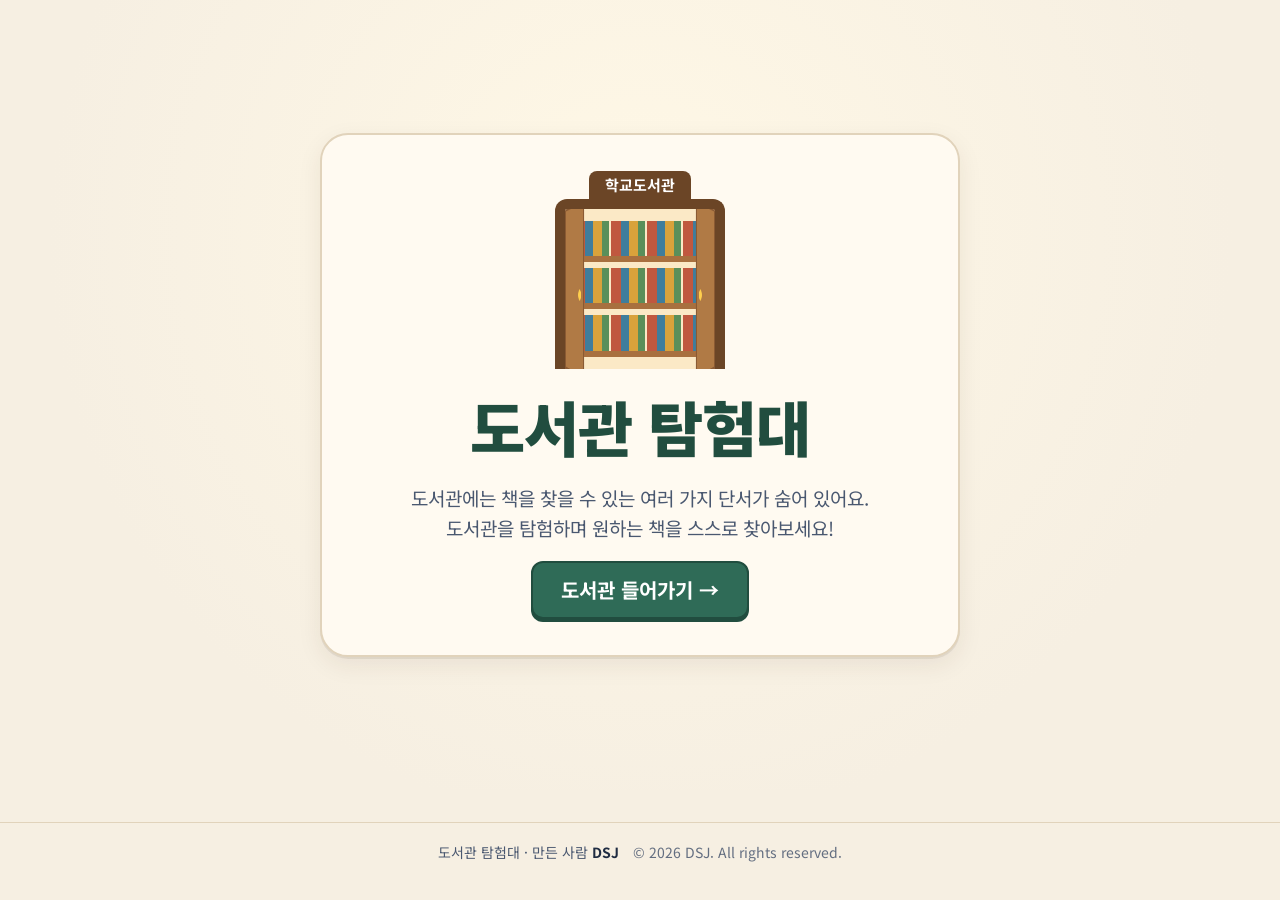
<file: index.html>
<!doctype html>
<html lang="ko">
<head>
  <meta charset="utf-8">
  <script>
    // 핸드폰에서는 컴퓨터와 같은 화면(가로 1280px)을 폰 화면 폭에 맞게 줄여서 보여 줘요.
    // 어떤 폰 브라우저(카카오톡 안 브라우저 등)는 처음 읽은 화면 설정만 쓰기 때문에, 처음부터 핸드폰용 설정을 넣어요.
    (function () {
      var PAGE = 1280;
      var small = Math.min(screen.width, screen.height) < 600;
      var touch = window.matchMedia && window.matchMedia('(pointer: coarse)').matches;
      var phone = small && touch;
      document.write('<meta name="viewport" id="vp" content="' + (phone ? 'width=' + PAGE : 'width=device-width, initial-scale=1') + '">');
      if (!phone) return;
      document.documentElement.className += ' phone';
      // 화면이 뜬 뒤 '실제로 보이는 폭'을 재서 딱 맞춰요.
      // (가로로 들면 카메라 구멍·버튼 막대 때문에 보이는 폭이 화면 크기보다 좁은 폰이 있어요)
      function refit() {
        var vv = window.visualViewport;
        if (!vv) return;
        var shown = vv.width * vv.scale;           // 지금 보이는 폭
        if (Math.abs(vv.width - PAGE) < 2) return;  // 이미 딱 맞아요
        var s = Math.min(1, shown / PAGE).toFixed(4);
        document.getElementById('vp').setAttribute('content', 'width=' + PAGE + ', initial-scale=' + s);
      }
      window.addEventListener('load', function () { setTimeout(refit, 50); });
      window.addEventListener('orientationchange', function () { setTimeout(refit, 300); });
    })();
  </script>
  <title>도서관 탐험대</title>
  <meta name="author" content="DSJ">
  <meta name="copyright" content="© 2026 DSJ. All rights reserved.">
  <meta name="description" content="가상의 학교도서관을 탐험하며 검색, 청구기호, 분류, 서가 탐색, 대출·반납을 익히는 도서관 이용교육 프로그램">
  <!-- 링크를 공유할 때 보이는 미리보기 (카카오톡·문자·SNS) -->
  <meta property="og:type" content="website">
  <meta property="og:site_name" content="도서관 탐험대">
  <meta property="og:title" content="도서관 탐험대 · 도서관 이용교육">
  <meta property="og:description" content="가상의 학교도서관을 돌아다니며 책 찾기부터 대출까지 직접 해 봐요! 도서 검색 · 청구기호 · 서가 찾기 · 대출·반납">
  <meta property="og:url" content="https://library-edu-lyart.vercel.app/">
  <meta property="og:image" content="https://library-edu-lyart.vercel.app/og.png">
  <meta property="og:image:width" content="2400">
  <meta property="og:image:height" content="1260">
  <meta property="og:image:alt" content="도서관 탐험대 - 입체로 그린 학교도서관과 KDC 분류 서가">
  <meta property="og:locale" content="ko_KR">
  <meta name="twitter:card" content="summary_large_image">
  <meta name="twitter:title" content="도서관 탐험대 · 도서관 이용교육">
  <meta name="twitter:description" content="가상의 학교도서관을 돌아다니며 책 찾기부터 대출까지 직접 해 봐요!">
  <meta name="twitter:image" content="https://library-edu-lyart.vercel.app/og.png">
  <link rel="preconnect" href="https://fonts.googleapis.com">
  <link rel="preconnect" href="https://fonts.gstatic.com" crossorigin>
  <link rel="stylesheet" href="https://fonts.googleapis.com/css2?family=Noto+Sans+KR:wght@400;500;700;900&display=swap">
  <link rel="stylesheet" href="css/style.css">
</head>
<body>
  <div id="app"></div>
  <footer class="site-footer">
    <span>도서관 탐험대 · 만든 사람 <b>DSJ</b></span>
    <span class="sf-copy">© 2026 DSJ. All rights reserved.</span>
  </footer>
  <div id="toast" role="status" aria-live="polite"></div>
  <div id="sr-live" class="sr" aria-live="polite"></div>
  <!-- 핸드폰을 세로로 들었을 때: 가로로 돌리라는 안내 -->
  <div class="rotate-hint" id="rotate-hint" role="dialog" aria-modal="true" aria-labelledby="rotate-h">
    <div class="rh-phone" aria-hidden="true"><span>📚</span></div>
    <h2 id="rotate-h">핸드폰을 가로로 돌려 주세요</h2>
    <p>도서관 탐험대는 가로 화면에서 컴퓨터처럼 볼 수 있어요.</p>
    <button type="button" class="btn primary big" id="rh-full">⛶ 전체 화면 가로로 보기</button>
    <button type="button" class="btn" id="rh-skip">세로로 계속하기</button>
    <p class="rh-note">화면이 돌아가지 않으면 핸드폰의 ‘화면 자동 회전’을 켜 주세요.</p>
  </div>
  <script>
    (function () {
      var hint = document.getElementById('rotate-hint');
      document.getElementById('rh-skip').onclick = function () { hint.classList.add('off'); };
      document.getElementById('rh-full').onclick = function () {
        var el = document.documentElement;
        var go = el.requestFullscreen || el.webkitRequestFullscreen;
        var p = go ? go.call(el) : null;
        var lock = function () { try { screen.orientation.lock('landscape').catch(function () {}); } catch (e) { /* 지원하지 않는 폰 */ } };
        if (p && p.then) p.then(lock).catch(function () {}); else lock();
      };
    })();
  </script>
  <noscript><p style="padding:24px;font-size:20px">도서관 탐험대를 이용하려면 브라우저에서 자바스크립트를 켜 주세요.</p></noscript>

  <!-- 콘텐츠 데이터 (교사가 수정할 수 있어요) -->
  <script src="data/classifications.js"></script>
  <script src="data/books.js"></script>
  <script src="data/missions.js"></script>
  <!-- 프로그램 -->
  <script src="js/app.js"></script>
</body>
</html>
</file>
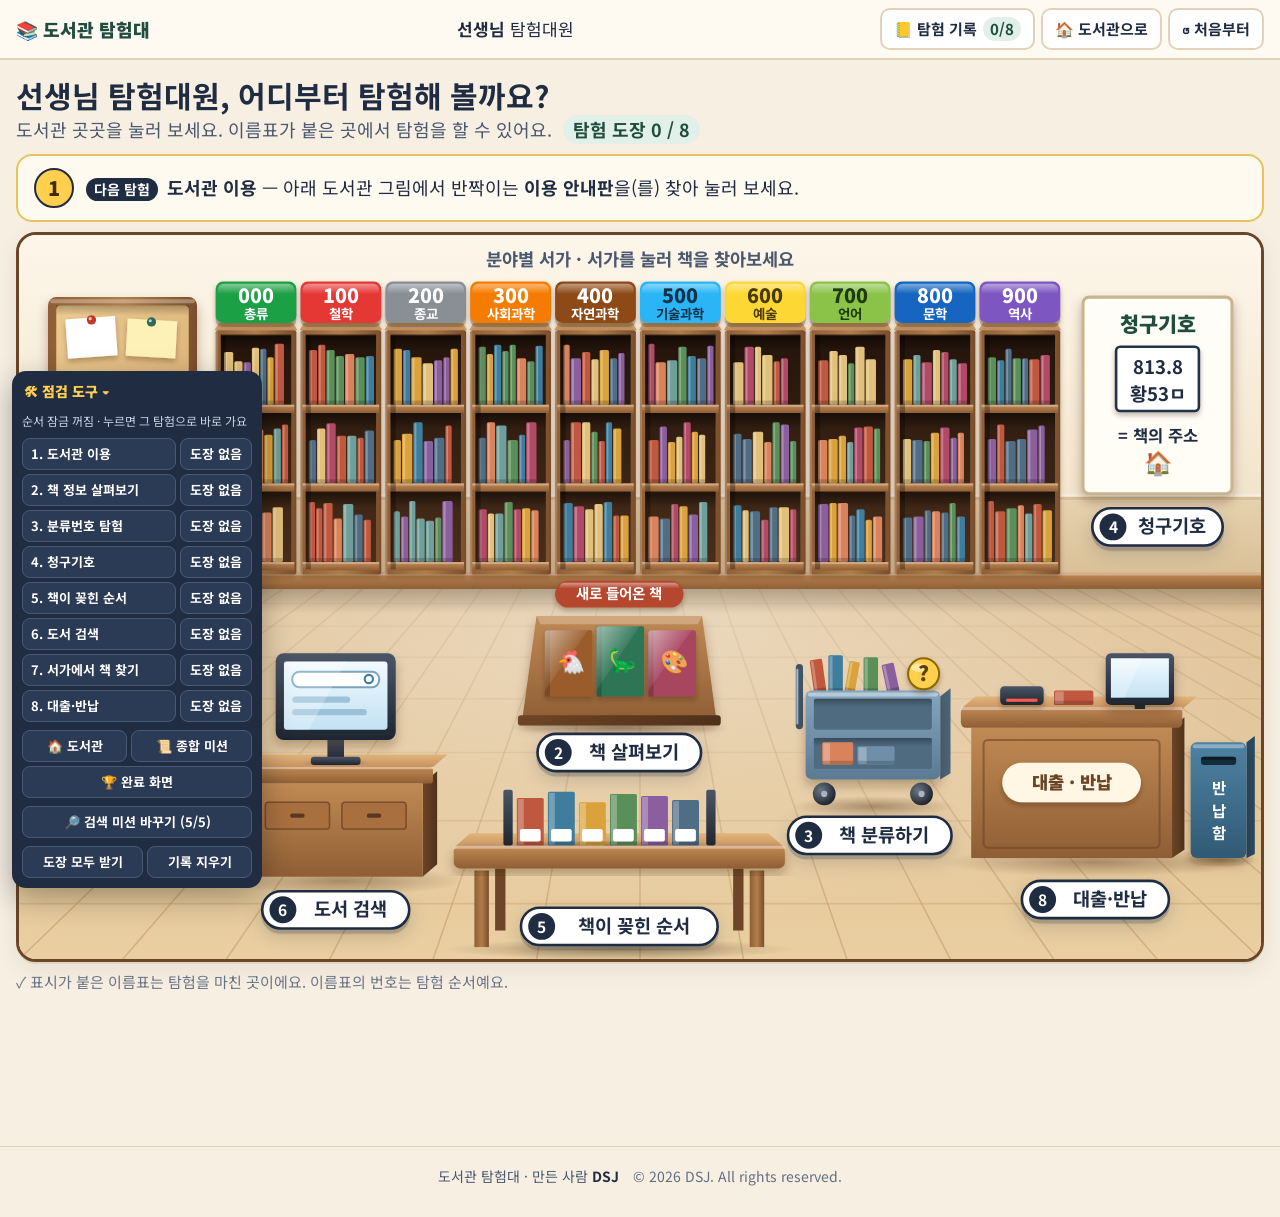
<file: 점검모드.html>
<!doctype html>
<html lang="ko">
<head>
  <meta charset="utf-8">
  <title>도서관 탐험대 · 점검 모드</title>
  <script>location.replace('index.html?teacher=1');</script>
</head>
<body>
  <!-- 교사·개발용: 순서 잠금 없이 어느 탐험이든 바로 열어 볼 수 있어요. 학생에게는 index.html을 주세요. -->
  <p><a href="index.html?teacher=1">도서관 탐험대 점검 모드로 열기</a></p>
</body>
</html>
</file>
<file: css/style.css>
/* 도서관 탐험대 — 스타일 */

:root {
  color-scheme: light;
  --ink: #1f2c42;
  --ink-soft: #4a5870;
  --muted: #6b7486;
  --bg: #f6efe2;
  --paper: #fffaf1;
  --card: #ffffff;
  --line: #e1d3bb;
  --wood: #9a6a3e;
  --wood-d: #6b4526;
  --accent: #2f6b57;
  --accent-d: #214d3f;
  --accent-soft: #e2f0ea;
  --sun: #ffcf4d;
  --sun-d: #b58800;
  --good: #2b7a4b;
  --good-soft: #e3f3e8;
  --try: #a4551a;
  --try-soft: #fdf0e3;
  --info-soft: #e8f0fb;
  --danger: #b03a2e;
  --radius: 16px;
  --shadow: 0 2px 0 rgba(60, 40, 20, .08), 0 8px 24px rgba(60, 40, 20, .08);
  --font: "Noto Sans KR", "Malgun Gothic", "Apple SD Gothic Neo", sans-serif;
}

* { box-sizing: border-box; }
html { -webkit-text-size-adjust: 100%; text-size-adjust: 100%; }
body {
  margin: 0;
  background: var(--bg);
  color: var(--ink);
  font-family: var(--font);
  font-size: 18px;
  line-height: 1.6;
  word-break: keep-all;
  overflow-wrap: anywhere;
}
body.modal-open { overflow: hidden; }
h1, h2, h3 { line-height: 1.3; margin: 0; }
p { margin: 0; }
button, input { font: inherit; color: inherit; }
button { cursor: pointer; }
[tabindex="-1"]:focus { outline: none; }
:focus-visible { outline: 4px solid #1d6fd6; outline-offset: 3px; }
.sr { position: absolute; width: 1px; height: 1px; overflow: hidden; clip: rect(0 0 0 0); white-space: nowrap; }
.muted { color: var(--muted); font-size: 16px; }
.row { display: flex; flex-wrap: wrap; gap: 10px; align-items: center; margin-top: 14px; }
.row.center { justify-content: center; }
.empty { color: var(--muted); font-size: 16px; padding: 8px 0; }
.how { color: var(--ink-soft); font-size: 16px; }

/* ---------- 버튼 ---------- */
.btn {
  display: inline-flex; align-items: center; justify-content: center; gap: 6px;
  min-height: 48px; padding: 8px 18px;
  border: 2px solid var(--ink); border-radius: 12px;
  background: var(--card); font-weight: 700; font-size: 17px;
  box-shadow: 0 3px 0 var(--ink);
  transition: transform .08s, box-shadow .08s, background .15s;
}
.btn:hover { background: #fff6dc; }
.btn:active { transform: translateY(2px); box-shadow: 0 1px 0 var(--ink); }
.btn.primary { background: var(--accent); border-color: var(--accent-d); color: #fff; box-shadow: 0 3px 0 var(--accent-d); }
.btn.primary:hover { background: #377a64; }
.btn.danger { background: var(--danger); border-color: #7d261d; color: #fff; box-shadow: 0 3px 0 #7d261d; }
.btn.big { min-height: 58px; padding: 10px 28px; font-size: 20px; }

/* ---------- 상단 표시줄 ---------- */
.topbar {
  position: sticky; top: 0; z-index: 30;
  display: flex; align-items: center; gap: 12px; flex-wrap: wrap;
  padding: 8px 16px;
  background: var(--paper); border-bottom: 2px solid var(--line);
}
.tb-brand { font-weight: 900; font-size: 18px; color: var(--accent-d); }
.tb-name { flex: 1; text-align: center; font-size: 17px; }
.tb-actions { display: flex; flex-wrap: wrap; gap: 6px; justify-content: flex-end; }
.tb-btn {
  min-height: 42px; padding: 4px 12px;
  border: 2px solid var(--line); border-radius: 10px; background: var(--card);
  font-size: 15px; font-weight: 700;
}
.tb-btn:hover { border-color: var(--ink-soft); }
.tb-btn .count { display: inline-block; margin-left: 2px; padding: 0 7px; border-radius: 99px; background: var(--accent-soft); color: var(--accent-d); }
.tb-btn.memo { background: #fff6cf; border-color: #e6cf7a; font-variant-numeric: tabular-nums; }

/* ---------- 시작 화면 ---------- */
.start { min-height: calc(100vh - 110px); display: grid; place-items: center; padding: 24px 16px; background: radial-gradient(circle at 50% 30%, #fff8e6, var(--bg) 70%); }
.start-card {
  width: min(640px, 100%); text-align: center;
  background: var(--paper); border: 2px solid var(--line); border-radius: 28px;
  padding: 36px 28px; box-shadow: var(--shadow);
  display: flex; flex-direction: column; align-items: center; gap: 18px;
}
.title { font-size: clamp(40px, 8vw, 60px); font-weight: 900; color: var(--accent-d); letter-spacing: -1px; }
.start-text { font-size: 19px; color: var(--ink-soft); }
.door-scene { display: flex; flex-direction: column; align-items: center; }
.door-sign { background: var(--wood-d); color: #fff; font-weight: 700; font-size: 15px; padding: 2px 16px; border-radius: 8px 8px 0 0; }
.door-frame {
  position: relative; width: 170px; height: 170px;
  border: 10px solid var(--wood-d); border-bottom: 0; border-radius: 12px 12px 0 0;
  perspective: 600px; overflow: hidden; background: #fbe9c6;
}
.door-inside { position: absolute; inset: 0; display: grid; grid-template-rows: repeat(3, 1fr); gap: 6px; padding: 12px 10px; }
.door-inside span {
  border-bottom: 6px solid #a8703f;
  background: repeating-linear-gradient(90deg, #c0583f 0 10px, #3f7d9c 10px 18px, #d9a23b 18px 27px, #5a8f5a 27px 34px, #fbe9c6 34px 36px);
}
.door { position: absolute; top: 0; bottom: 0; width: 50%; background: #b07a45; border: 3px solid #8a5a33; transition: transform .6s ease; }
.door.l { left: 0; transform-origin: left center; }
.door.r { right: 0; transform-origin: right center; }
.door i { position: absolute; top: 50%; width: 10px; height: 10px; border-radius: 50%; background: var(--sun); }
.door.l i { right: 8px; } .door.r i { left: 8px; }
.start-card:hover .door.l, .start-card:focus-within .door.l { transform: rotateY(-70deg); }
.start-card:hover .door.r, .start-card:focus-within .door.r { transform: rotateY(70deg); }

.register h1 { font-size: 26px; }
.badge-art { width: 84px; height: 84px; border-radius: 50%; background: var(--accent-soft); border: 3px dashed var(--accent); display: grid; place-items: center; font-size: 40px; }
.reg-label { font-size: 20px; font-weight: 700; }
.name-input { width: min(320px, 100%); min-height: 60px; padding: 8px 16px; text-align: center; font-size: 24px; font-weight: 700; border: 3px solid var(--ink); border-radius: 14px; background: #fff; }
.reg-note { font-size: 15px; color: var(--muted); }
.field-error { color: var(--try); font-weight: 700; }

/* ---------- 도서관 메인 ---------- */
.lib { max-width: 1280px; margin: 0 auto; padding: 16px 16px 120px; }
.lib-intro { margin-bottom: 10px; }
.lib-intro h1 { font-size: clamp(22px, 3vw, 30px); }
.lib-intro p { color: var(--ink-soft); }
.stamp-count { display: inline-block; margin-left: 6px; padding: 0 10px; border-radius: 99px; background: var(--accent-soft); color: var(--accent-d); font-weight: 700; }
.scene-wrap { background: var(--paper); border: 3px solid var(--wood-d); border-radius: 20px; overflow: hidden; box-shadow: var(--shadow); }
svg.library { display: block; width: 100%; height: auto; }
.scene-legend { margin-top: 8px; font-size: 15px; color: var(--muted); }

.hot { cursor: pointer; }
.hot:focus { outline: none; }
.hot .hl { fill: rgba(255, 207, 77, .22); stroke: var(--sun-d); stroke-width: 4; stroke-dasharray: 10 7; opacity: 0; transition: opacity .15s; }
.hot:hover .hl, .hot:focus-visible .hl { opacity: 1; }
.hot:focus-visible .hl { stroke: #1d6fd6; stroke-dasharray: none; }
.tag rect { fill: #fff; stroke: var(--ink); stroke-width: 2.5; filter: drop-shadow(0 4px 0 rgba(31, 44, 66, .22)) drop-shadow(0 6px 8px rgba(31, 44, 66, .18)); }.tag text { font-size: 18px; font-weight: 700; fill: var(--ink); font-family: var(--font); }
.hot:hover .tag rect, .hot:focus-visible .tag rect { fill: var(--sun); }
.hot.is-done .tag rect { fill: var(--good-soft); stroke: var(--good); }
.hot.is-done .tag text { fill: #1a5533; }
.hot.is-done:hover .tag rect { fill: var(--sun); }
.hot.shelf:hover > rect:not(.hl) { filter: brightness(1.08); }
.s-num { font-size: 19px; font-weight: 900; fill: #fff; text-anchor: middle; font-family: var(--font); }
.s-name { font-size: 13px; font-weight: 700; fill: #fff; text-anchor: middle; font-family: var(--font); }
.svg-caption { font-size: 17px; font-weight: 700; fill: var(--ink-soft); font-family: var(--font); }
.svg-small { font-size: 16px; font-weight: 700; fill: var(--ink); font-family: var(--font); }
.svg-emoji { font-size: 38px; }
.svg-emoji-s { font-size: 22px; }
.svg-poster-h { font-size: 20px; font-weight: 900; fill: var(--accent-d); font-family: var(--font); }
.svg-label { font-size: 18px; font-weight: 700; fill: var(--ink); font-family: var(--font); }
.svg-board-h { font-size: 17px; font-weight: 700; fill: #fff; font-family: var(--font); }
.svg-board { font-size: 15px; fill: #fff; font-family: var(--font); }
.svg-plate { font-size: 14px; font-weight: 700; fill: #fff; font-family: var(--font); }
.svg-plate-d { font-size: 17px; font-weight: 900; fill: var(--wood-d); font-family: var(--font); }
.svg-box { font-size: 15px; font-weight: 700; fill: #fff; font-family: var(--font); }
.svg-q { font-size: 20px; font-weight: 900; fill: #5a4300; font-family: var(--font); }
.hot.glow .hl { opacity: 1; animation: glow 1.6s ease-in-out infinite; }
.pulse { animation: bob 1.6s ease-in-out infinite; transform-box: fill-box; transform-origin: center; }
@keyframes glow { 50% { fill: rgba(255, 207, 77, .5); } }
@keyframes bob { 50% { transform: translateY(-5px); } }

.place-list { display: none; }

.banner {
  display: flex; align-items: center; gap: 12px; flex-wrap: wrap;
  padding: 12px 16px; margin: 10px 0; border-radius: var(--radius);
  background: var(--info-soft); border: 2px solid #b9cde9;
}
.banner > span { font-size: 28px; }
.banner p { flex: 1; min-width: 200px; }
.banner.good { background: var(--good-soft); border-color: #9fcfb1; }
.glow-banner { background: #fff4cc; border-color: #e6c35c; }
.next-banner { background: #fffaf0; border-color: #e6c35c; }
.next-num { flex: none; width: 40px; height: 40px; border-radius: 50%; background: var(--sun); color: #3d2c00; font-weight: 900; font-size: 20px !important; display: grid; place-items: center; border: 2px solid var(--ink); }
.next-label { display: inline-block; padding: 0 8px; border-radius: 99px; background: var(--ink); color: #fff; font-size: 14px; font-weight: 700; margin-right: 4px; }
.tag-num { fill: var(--ink); }
.tag-num-t { font-size: 15px !important; font-weight: 900; fill: #fff !important; }
.hot.is-done .tag-num { fill: var(--good); }
.hot.is-next .tag rect:first-child { fill: var(--sun); stroke-width: 3; }
.hot.is-next .tag-num { fill: #7a4b00; }

/* ---------- 활동 화면 공통 ---------- */
.act { max-width: 1180px; margin: 0 auto; padding: 18px 16px 140px; }
.act-head { display: flex; gap: 16px; align-items: flex-start; justify-content: space-between; flex-wrap: wrap; margin-bottom: 16px; }
.act-title { flex: 1 1 420px; }
.place { font-size: 16px; font-weight: 700; color: var(--accent); }
.act-head h1 { font-size: clamp(26px, 3.2vw, 34px); display: flex; align-items: center; flex-wrap: wrap; gap: 8px; }
.lead { margin-top: 6px; color: var(--ink-soft); font-size: 18px; }
.done-badge { font-size: 15px; font-weight: 700; padding: 2px 10px; border-radius: 99px; background: var(--good-soft); color: #1a5533; border: 2px solid var(--good); }
.act-foot { display: flex; justify-content: center; margin-top: 20px; gap: 10px; flex-wrap: wrap; }

.hint-area { flex: 0 1 380px; display: flex; flex-direction: column; align-items: flex-end; gap: 8px; }
.side .hint-area { flex: none; align-items: stretch; }
.hint-btn { background: #fff6cf; border-color: #8a6a00; box-shadow: 0 3px 0 #8a6a00; }
.hint-box {
  width: 100%; padding: 12px 14px; border-radius: 12px;
  background: #fffbe8; border: 2px dashed #d6b441; font-size: 17px;
  display: flex; flex-direction: column; gap: 2px;
}
.hint-box strong { color: #7a5c00; font-size: 15px; }
.side .hint-area, .tracker .hint-area { align-items: stretch; }

.mission-card, .memo-card, .target-card, .rules-card, .tracker {
  background: var(--card); border: 2px solid var(--line); border-radius: var(--radius);
  padding: 14px 16px; box-shadow: var(--shadow);
}
.mc-label { font-size: 15px; font-weight: 700; color: var(--accent); margin-bottom: 4px; }
.mission-card h2 { font-size: 21px; margin-bottom: 8px; }
.mission-card.calm { background: var(--paper); box-shadow: none; }
.steps { list-style: none; padding: 0; margin: 0; display: grid; gap: 6px; }
.steps li { display: flex; gap: 8px; align-items: flex-start; font-size: 16px; }
.steps li > span { flex: none; width: 26px; height: 26px; border-radius: 50%; display: grid; place-items: center; background: var(--bg); font-size: 14px; font-weight: 700; border: 2px solid var(--line); }
.steps li.done { color: var(--good); }
.steps li.done > span { background: var(--good); color: #fff; border-color: var(--good); }
.memo-card { background: #fffbe0; border-color: #e6cf7a; }
.memo-call, .callno { font-weight: 900; font-variant-numeric: tabular-nums; }
.memo-call { font-size: 26px; }
.callno { display: inline-block; padding: 0 8px; border-radius: 6px; background: #fff; border: 2px solid var(--ink); }
.callno.big { font-size: 24px; padding: 2px 12px; }
.memo-inline { margin-top: 6px; }
.rules-card ul { margin: 4px 0 8px; padding-left: 20px; font-size: 16px; }
.side { display: flex; flex-direction: column; gap: 14px; }

.tracker { border-color: #e6c35c; background: #fffaf0; margin-bottom: 14px; }
.tr-head { font-weight: 900; color: #7a4b00; display: flex; flex-wrap: wrap; gap: 4px 10px; align-items: baseline; }
.tr-head span:last-child { font-weight: 700; color: var(--ink); font-size: 16px; }
.tr-steps { list-style: none; margin: 8px 0; padding: 0; display: grid; gap: 4px; font-size: 16px; }
.tr-steps li { display: flex; gap: 8px; color: var(--muted); }
.tr-steps li.done { color: var(--good); }
.tr-steps li.now { color: var(--ink); font-weight: 700; }
.tr-mark { width: 20px; flex: none; text-align: center; }
.lib .tracker { display: flex; flex-wrap: wrap; gap: 6px 24px; align-items: flex-start; }
.lib .tracker .tr-steps { flex: 1 1 360px; margin: 0; }
.lib .tracker .tr-head { flex-basis: 100%; }

/* 안내 메시지 (화면 아래) */
.msg-dock { position: fixed; left: 0; right: 0; bottom: 14px; z-index: 40; display: flex; justify-content: center; padding: 0 16px; pointer-events: none; }
.msg {
  pointer-events: auto; width: min(760px, 100%);
  display: flex; gap: 12px; align-items: center;
  padding: 12px 12px 12px 16px; border-radius: 16px; border: 3px solid;
  box-shadow: 0 10px 30px rgba(0, 0, 0, .18); font-size: 18px; font-weight: 500;
  animation: rise .25s ease-out;
}
.msg p { flex: 1; }
.msg-icon { font-size: 24px; flex: none; }
.msg.good { background: var(--good-soft); border-color: var(--good); }
.msg.try { background: var(--try-soft); border-color: var(--try); }
.msg.info { background: var(--info-soft); border-color: #5b86c5; }
.msg-close { flex: none; width: 40px; height: 40px; border-radius: 10px; border: 2px solid rgba(0, 0, 0, .2); background: rgba(255, 255, 255, .7); font-weight: 700; }
@keyframes rise { from { transform: translateY(16px); opacity: 0; } }

/* 성공 패널 & 도장 */
.success {
  display: flex; gap: 20px; align-items: center; flex-wrap: wrap;
  padding: 18px 20px; margin-bottom: 18px; border-radius: 20px;
  background: var(--good-soft); border: 3px solid var(--good);
}
.success-body { flex: 1 1 320px; }
.success h2 { font-size: 26px; color: #1a5533; margin-bottom: 4px; }
.stamp {
  flex: none; width: 92px; height: 92px; border-radius: 50%;
  border: 4px double #b03a2e; color: #b03a2e; background: #fff;
  display: flex; flex-direction: column; align-items: center; justify-content: center;
  transform: rotate(-8deg);
}
.stamp .st-icon { font-size: 30px; line-height: 1.1; }
.stamp .st-name { font-size: 12px; font-weight: 900; text-align: center; line-height: 1.2; padding: 0 6px; }
.stamp.big { width: 124px; height: 124px; border-width: 6px; animation: stampIn .45s cubic-bezier(.2, 1.6, .4, 1); }
.stamp.big .st-icon { font-size: 42px; }
.stamp.big .st-name { font-size: 14px; }
.stamp.empty { border: 3px dashed #b9ad97; color: #9a917f; background: transparent; transform: none; }
@keyframes stampIn { from { transform: scale(1.8) rotate(-20deg); opacity: 0; } }

/* ---------- 1. 도서관 이용 ---------- */
.rule-grid { display: grid; grid-template-columns: repeat(auto-fill, minmax(210px, 1fr)); gap: 14px; }
.rule-card {
  position: relative; min-height: 200px; padding: 18px 14px 14px;
  display: flex; flex-direction: column; align-items: center; justify-content: center; gap: 10px; text-align: center;
  background: var(--card); border: 3px solid var(--line); border-radius: 18px; box-shadow: var(--shadow);
  transition: transform .1s, border-color .15s;
}
.rule-card:hover { transform: translateY(-2px); border-color: var(--ink-soft); }
.rule-card.on { border-color: var(--accent); background: var(--accent-soft); }
.rule-card.wrong { border-color: var(--try); background: var(--try-soft); }
.rule-card.right { border-color: var(--good); }
.rc-icon { font-size: 54px; line-height: 1; }
.rc-text { font-size: 18px; font-weight: 700; }
.rc-check { position: absolute; top: 10px; left: 10px; width: 32px; height: 32px; border-radius: 8px; border: 3px solid var(--ink-soft); background: #fff; display: grid; place-items: center; font-weight: 900; color: #fff; }
.rule-card.on .rc-check { background: var(--accent); border-color: var(--accent); }
.rc-note { font-size: 15px; font-weight: 700; }
.rule-card.wrong .rc-note { color: var(--try); }
.rule-card.right .rc-note { color: var(--good); }

/* ---------- 2. 책 정보 ---------- */
.bi-layout { display: grid; grid-template-columns: minmax(260px, 1fr) minmax(320px, 1.2fr); gap: 20px; align-items: start; }
.q-card { background: var(--card); border: 3px solid var(--accent); border-radius: 20px; padding: 20px; box-shadow: var(--shadow); display: flex; flex-direction: column; gap: 12px; position: sticky; top: 76px; }
.q-num { font-weight: 700; color: var(--accent); display: flex; align-items: center; gap: 10px; flex-wrap: wrap; }
.q-card h2 { font-size: 26px; }
.q-help { color: var(--ink-soft); }
.q-explain { background: var(--good-soft); border-radius: 12px; padding: 10px 12px; color: #1a5533; font-weight: 500; }
.dots { display: inline-flex; gap: 5px; }
.dot { width: 14px; height: 14px; border-radius: 50%; border: 2px solid var(--accent); background: #fff; }
.dot.done { background: var(--accent); }
.dot.now { background: var(--sun); }
.book-stage { display: flex; flex-direction: column; align-items: center; gap: 14px; background: #efe3cc; border-radius: 20px; padding: 18px 12px; border: 2px solid var(--line); }
.face-tabs { display: flex; gap: 6px; background: #fff; padding: 5px; border-radius: 14px; border: 2px solid var(--line); }
.tab { min-height: 46px; padding: 6px 18px; border: 0; border-radius: 10px; background: transparent; font-weight: 700; font-size: 17px; }
.tab.on { background: var(--ink); color: #fff; }
.book-holder { perspective: 900px; min-height: 420px; display: grid; place-items: center; }
.book-holder.flip .bk { animation: flipIn .45s ease-out; }
@keyframes flipIn { from { transform: rotateY(80deg); opacity: .3; } }
.face-name { font-size: 16px; color: var(--ink-soft); }
.bk {
  position: relative; background: var(--c); color: #fff; border-radius: 6px 14px 14px 6px;
  box-shadow: inset 12px 0 0 rgba(0, 0, 0, .18), 0 12px 24px rgba(0, 0, 0, .25);
}
.bk.front, .bk.back { width: 290px; height: 400px; padding: 22px 18px 16px 28px; display: flex; flex-direction: column; gap: 10px; }
.bk.back { border-radius: 14px 6px 6px 14px; box-shadow: inset -12px 0 0 rgba(0, 0, 0, .18), 0 12px 24px rgba(0, 0, 0, .25); padding: 22px 28px 16px 18px; }
.rg {
  position: relative; display: block; width: 100%; text-align: left;
  background: transparent; color: inherit; border: 3px dashed rgba(255, 255, 255, .35); border-radius: 10px; padding: 6px 8px;
  transition: background .15s, border-color .15s;
}
.rg:hover { border-color: var(--sun); background: rgba(255, 255, 255, .1); }
.rg.hit { border-style: solid; border-color: var(--sun); background: rgba(255, 207, 77, .18); }
.rg-tag { position: absolute; right: -6px; bottom: -14px; background: var(--sun); color: #3d2c00; font-size: 13px; font-weight: 700; padding: 1px 8px; border-radius: 99px; white-space: nowrap; z-index: 2; }
.bk-title { font-size: 38px; font-weight: 900; line-height: 1.2; }
.bk-art { flex: 1; position: relative; display: grid; place-items: center; }
/* 앞표지 그림: 들판에서 알을 지키는 암탉과 하늘을 나는 오리 */
.bk-art { width: 100%; min-height: 150px; }
.bk-art .sun { position: absolute; top: 8%; right: 12%; width: 38px; height: 38px; border-radius: 50%; background: radial-gradient(#fff3b0, #ffcf4d); box-shadow: 0 0 0 6px rgba(255, 207, 77, .25); }
.bk-art .hill { position: absolute; bottom: 22%; left: -4%; width: 70%; height: 38%; border-radius: 50% 50% 0 0; background: linear-gradient(#9fd67a, #6fae4f); }
.bk-art .field { position: absolute; bottom: 0; left: 0; width: 100%; height: 34%; border-radius: 40% 40% 6px 6px / 30% 30% 6px 6px; background: linear-gradient(#b7e38f, #7fbf5a); }
.bk-art i { position: absolute; font-style: normal; line-height: 1; }
.bk-art .duck { top: 6%; left: 12%; font-size: 30px; transform: scaleX(-1) rotate(-10deg); }
.bk-art .hen { bottom: 14%; left: 30%; font-size: 64px; }
.bk-art .egg { bottom: 12%; left: 58%; font-size: 30px; }
.r-author { font-size: 17px; font-weight: 700; }
.r-pub { font-size: 15px; text-align: right; }
.pub-logo { display: inline-grid; place-items: center; width: 22px; height: 22px; border-radius: 50%; background: #fff; color: var(--c); font-size: 13px; }
.r-sum { flex: 1; font-size: 17px; display: flex; flex-direction: column; gap: 8px; }
.sum-h { font-weight: 900; font-size: 19px; color: var(--sun); }
.r-bar { display: flex; gap: 10px; align-items: center; background: #fff !important; color: var(--ink); border-color: rgba(0, 0, 0, .2); }
.barcode { width: 90px; height: 50px; flex: none; background: repeating-linear-gradient(90deg, #111 0 2px, #fff 2px 4px, #111 4px 5px, #fff 5px 8px, #111 8px 11px, #fff 11px 12px); }
.isbn { font-size: 13px; line-height: 1.4; }
/* 뒷표지: 줄거리가 길어도 바코드 칸이 책 밖으로 나가지 않게 책이 내용만큼 늘어나요 */
.bk.back { height: auto; min-height: 400px; }
.bk.spine-face { width: 96px; min-height: 460px; height: auto; padding: 12px 8px 22px; border-radius: 6px; display: flex; flex-direction: column; align-items: center; gap: 8px; box-shadow: inset 5px 0 0 rgba(255, 255, 255, .15), inset -6px 0 0 rgba(0, 0, 0, .2), 0 12px 24px rgba(0, 0, 0, .25); }
.bk.spine-face .rg { text-align: center; padding: 6px 2px; display: flex; justify-content: center; flex-shrink: 0; }
.bk.spine-face .r-slabel { margin-top: auto; }
.v { writing-mode: vertical-rl; font-weight: 700; letter-spacing: 2px; }
.r-stitle .v { font-size: 24px; font-weight: 900; }
.r-sauthor .v { font-size: 16px; }
.v.small { font-size: 13px; }
.r-stitle { flex: 1; }
.lbl { display: block; background: #fff; color: var(--ink); font-size: 15px; font-weight: 900; line-height: 1.3; padding: 4px 2px; border-radius: 4px; width: 68px; text-align: center; }
.bk.spine-face .rg-tag { right: auto; left: 50%; transform: translateX(-50%); bottom: -16px; }

/* ---------- 3. 도서 검색 ---------- */
.search-layout { display: grid; grid-template-columns: minmax(0, 2fr) minmax(260px, 1fr); gap: 20px; align-items: start; }
.monitor { background: #2b3440; border-radius: 22px; padding: 12px; box-shadow: var(--shadow); }
.monitor-top { display: flex; justify-content: space-between; align-items: center; color: #dff1fb; font-weight: 700; padding: 2px 8px 10px; }
.mt-dots { display: flex; gap: 6px; }
.mt-dots i { width: 12px; height: 12px; border-radius: 50%; background: #5d6b7c; }
.search-form, .results { background: #f3f9fd; }
.search-form { border-radius: 14px 14px 0 0; padding: 16px; border-bottom: 2px solid #cfe0ec; }
.modes { border: 0; margin: 0 0 10px; padding: 0; display: flex; gap: 6px; flex-wrap: wrap; align-items: center; }
.modes legend { float: left; margin-right: 8px; font-weight: 700; font-size: 16px; color: var(--ink-soft); }
.mode input { position: absolute; opacity: 0; pointer-events: none; }
.mode span { display: inline-flex; align-items: center; min-height: 42px; padding: 4px 16px; border: 2px solid #9db8cc; border-radius: 99px; background: #fff; font-weight: 700; font-size: 16px; cursor: pointer; }
.mode input:checked + span { background: #2f5f8a; border-color: #2f5f8a; color: #fff; }
.mode input:checked + span::before { content: "✓ "; }
.mode input:focus-visible + span { outline: 4px solid #1d6fd6; outline-offset: 2px; }
.search-row { display: flex; gap: 8px; }
.search-row input { flex: 1; min-width: 0; min-height: 56px; padding: 6px 16px; font-size: 20px; border: 3px solid #2f5f8a; border-radius: 12px; background: #fff; }
.search-row .btn { min-width: 96px; font-size: 20px; }
.results { border-radius: 0 0 14px 14px; padding: 12px 16px 16px; min-height: 220px; display: flex; flex-direction: column; gap: 10px; }
.res-count { font-size: 16px; color: var(--ink-soft); }
.results-empty { flex: 1; display: grid; place-items: center; text-align: center; color: var(--ink-soft); gap: 4px; padding: 20px; }
.results-empty span { font-size: 40px; }
.result { display: grid; grid-template-columns: auto 1fr auto; gap: 14px; align-items: center; background: #fff; border: 2px solid #cfe0ec; border-radius: 14px; padding: 12px; }
.result.mine { border-color: #d6b441; background: #fffbe8; }
.result h3 { font-size: 20px; margin-bottom: 4px; }
.r-meta { margin: 0; display: grid; grid-template-columns: repeat(2, minmax(0, auto)); gap: 2px 18px; font-size: 16px; justify-content: start; }
.r-meta div { display: flex; gap: 6px; align-items: center; }
.r-meta dt { color: var(--muted); font-weight: 700; }
.r-meta dd { margin: 0; }
.r-call .callno { font-size: 18px; background: #fffbe0; }
.status { font-weight: 700; padding: 0 8px; border-radius: 6px; }
.status.ok { color: #1a5533; background: var(--good-soft); }
.status.out { color: #8a3f10; background: var(--try-soft); }
.remember { font-size: 16px; }
.remember.on { background: #fff1b8; }
.remember:disabled { background: #eceff3; color: #6b7480; border-color: #c9d0d8; box-shadow: none; cursor: not-allowed; transform: none; }
.result:has(.remember:disabled) { background: #f7f8fa; }

.cover { width: 64px; height: 86px; flex: none; background: var(--c); border-radius: 3px 8px 8px 3px; color: #fff; display: flex; flex-direction: column; align-items: center; justify-content: center; gap: 2px; padding: 4px; box-shadow: inset 5px 0 0 rgba(0, 0, 0, .2); text-align: center; overflow: hidden; }
.cv-icon { font-size: 24px; line-height: 1; }
.cv-title { font-size: 10px; font-weight: 700; line-height: 1.2; }
.cover.lg { width: 96px; height: 130px; }
.cover.lg .cv-icon { font-size: 36px; }
.cover.lg .cv-title { font-size: 12px; }

/* ---------- 4. 청구기호 ---------- */
.cn-layout { display: grid; grid-template-columns: minmax(0, 1.3fr) minmax(260px, 1fr); gap: 20px; align-items: stretch; }
.cn-visual { display: flex; align-items: center; justify-content: center; gap: 18px; background: #efe3cc; border-radius: 20px; padding: 20px; border: 2px solid var(--line); flex-wrap: wrap; }
.cn-spine { width: 70px; height: 300px; background: var(--c); color: #fff; border-radius: 5px; display: flex; flex-direction: column; align-items: center; justify-content: space-between; padding: 14px 4px 8px; box-shadow: inset -5px 0 0 rgba(0, 0, 0, .2); }
.cn-spine .v { font-size: 20px; }
.mini-lbl { background: #fff; color: var(--ink); font-size: 11px; font-weight: 900; line-height: 1.25; padding: 2px; border-radius: 3px; text-align: center; width: 58px; outline: 4px solid var(--sun); }
.cn-arrow { font-size: 40px; color: var(--wood); font-weight: 900; }
.cn-label-wrap { display: flex; flex-direction: column; align-items: center; gap: 10px; }
.cn-cap { font-weight: 700; color: var(--ink-soft); }
.cn-label { background: #fff; border: 4px solid var(--ink); border-radius: 14px; padding: 14px 18px; display: flex; flex-direction: column; gap: 10px; box-shadow: 0 6px 0 rgba(0, 0, 0, .12); }
.cn-line { display: flex; justify-content: center; gap: 4px; }
.cn-part { position: relative; min-width: 64px; min-height: 72px; padding: 4px 12px; font-size: 44px; font-weight: 900; border: 3px dashed #b8c4d6; border-radius: 12px; background: #f6f9ff; font-variant-numeric: tabular-nums; }
.cn-part:hover { border-color: var(--sun-d); background: #fffbe8; }
.cn-part.seen { border-style: solid; border-color: var(--good); background: var(--good-soft); }
.cn-part.on { border-color: var(--sun-d); background: var(--sun); }
.cn-check { position: absolute; top: -10px; right: -10px; width: 26px; height: 26px; border-radius: 50%; background: var(--good); color: #fff; font-size: 15px; display: grid; place-items: center; }
.cn-count { font-size: 16px; color: var(--ink-soft); }
.cn-explain { background: var(--card); border: 3px solid var(--accent); border-radius: 20px; padding: 20px; display: flex; flex-direction: column; gap: 10px; box-shadow: var(--shadow); }
.cn-explain h2 { font-size: 26px; color: var(--accent-d); }
.cn-explain p { font-size: 19px; }
.cn-lines { background: var(--bg); border-radius: 12px; padding: 10px 12px; font-size: 17px !important; }
.keyline { margin: 20px 0 0; padding: 16px 20px; border-radius: 16px; background: #fff4cc; border: 3px solid #e6c35c; font-size: 21px; font-weight: 700; text-align: center; }
.cn-quiz { margin-top: 24px; }
.cn-quiz h2 { font-size: 22px; margin-bottom: 12px; }
.label-grid { display: grid; grid-template-columns: repeat(auto-fill, minmax(150px, 1fr)); gap: 12px; }
.label-opt { position: relative; min-height: 130px; background: #fff; border: 3px solid var(--line); border-radius: 16px; display: flex; flex-direction: column; align-items: center; justify-content: center; gap: 6px; padding: 12px; box-shadow: var(--shadow); }
.lo-label { display: block; border: 3px solid var(--ink); border-radius: 8px; padding: 4px 12px; font-size: 22px; font-weight: 900; line-height: 1.3; font-variant-numeric: tabular-nums; }
.lo-check { position: absolute; top: 8px; left: 8px; width: 28px; height: 28px; border-radius: 7px; border: 3px solid var(--ink-soft); display: grid; place-items: center; color: #fff; font-weight: 900; }
.label-opt.on { border-color: var(--accent); background: var(--accent-soft); }
.label-opt.on .lo-check { background: var(--accent); border-color: var(--accent); }
.label-opt.wrong { border-color: var(--try); background: var(--try-soft); }
.label-opt.right { border-color: var(--good); }
.lo-note { font-size: 15px; font-weight: 700; }
.label-opt.wrong .lo-note { color: var(--try); }
.label-opt.right .lo-note { color: var(--good); }

/* ---------- 5. 분류 ---------- */
[data-drag] { touch-action: none; -webkit-user-select: none; user-select: none; }
.cart { background: #dfe8ef; border: 3px solid #6f8fa8; border-radius: 20px; padding: 14px 16px; margin-bottom: 18px; }
.cart-h { font-weight: 700; margin-bottom: 10px; }
.cart-h .how { display: block; font-weight: 400; }
.cart-books { display: flex; flex-wrap: wrap; gap: 12px; min-height: 96px; align-items: center; }
.drag-book {
  display: flex; align-items: center; gap: 10px; min-height: 76px; max-width: 280px;
  padding: 8px 14px 8px 10px; border-radius: 6px 12px 12px 6px; border: 3px solid transparent;
  background: var(--c); color: #fff; font-weight: 700; text-align: left; font-size: 17px;
  box-shadow: inset 8px 0 0 rgba(0, 0, 0, .2), 0 4px 0 rgba(0, 0, 0, .2);
  cursor: grab; transition: transform .1s;
}
.drag-book:hover { transform: translateY(-3px); }
/* 책 수레: 모두 같은 흰 표지 + 무지개 책등 (색으로 서가를 짐작하지 못하게) */
.drag-book.pastel {
  color: #2a2440; border-color: #ffb3c7;
  background: linear-gradient(90deg, #ff6b6b 0 3px, #ffd93d 3px 6px, #6bcB77 6px 9px, #4d96ff 9px 12px, var(--c) 12px);
  padding-left: 20px; box-shadow: 0 4px 0 rgba(0, 0, 0, .15);
}
.mini-book.pastel { color: #2a2440; }
.drag-book.on { border-color: var(--sun); outline: 3px solid var(--ink); transform: translateY(-4px) rotate(-2deg); }
.drag-book { position: relative; }
.drag-book.on::after { content: "✋ 골랐어요"; position: absolute; top: -14px; right: -8px; font-size: 13px; background: var(--sun); color: #3d2c00; padding: 1px 8px; border-radius: 99px; border: 2px solid var(--ink); white-space: nowrap; }
.db-icon { font-size: 30px; line-height: 1; }
.db-title { display: flex; flex-direction: column; line-height: 1.3; }
.db-title small { font-size: 14px; font-weight: 500; opacity: .95; }
.dragging { opacity: .35; }
.ghost { position: fixed !important; left: 0; top: 0; z-index: 100; pointer-events: none; opacity: .92; margin: 0 !important; box-shadow: 0 16px 30px rgba(0, 0, 0, .3) !important; }
.shelf-grid { display: grid; grid-template-columns: repeat(5, minmax(0, 1fr)); gap: 12px; }
.shelf-box {
  min-height: 170px; display: flex; flex-direction: column; align-items: stretch; gap: 6px;
  padding: 0 0 10px; border-radius: 14px; overflow: hidden;
  border: 3px solid var(--wood-d); background: repeating-linear-gradient(180deg, #5b3a20 0 52px, #a8703f 52px 60px);
  color: #fff; text-align: center; transition: transform .1s, outline-color .1s;
}
.shelf-box.ready { outline: 3px dashed var(--sun-d); outline-offset: 2px; }
.shelf-box:hover, .shelf-box.drop-over { transform: translateY(-3px); outline: 4px solid var(--sun); outline-offset: 2px; }
.shelf-cell { position: relative; display: flex; }
.shelf-cell .shelf-box { flex: 1; }
.shelf-box.info-on { outline: 4px solid var(--ink); outline-offset: 2px; }
.shelf-info-btn {
  position: absolute; top: -10px; right: -8px; z-index: 2;
  width: 38px; height: 38px; border-radius: 50%;
  border: 3px solid var(--ink); background: #fff; color: var(--ink);
  font-weight: 900; font-size: 20px; line-height: 1; box-shadow: 0 2px 0 var(--ink);
}
.shelf-info-btn:hover { background: var(--sun); }
.cls-info {
  display: flex; align-items: flex-start; gap: 14px; margin-bottom: 16px;
  padding: 14px 16px; border-radius: 16px; background: #fff;
  border: 3px solid var(--c); box-shadow: var(--shadow); animation: rise .2s ease-out;
}
.ci-icon { font-size: 40px; line-height: 1; flex: none; }
.ci-body { flex: 1; display: flex; flex-direction: column; gap: 4px; }
.ci-body h2 { font-size: 22px; }
.ci-num { display: inline-block; padding: 0 10px; border-radius: 8px; background: var(--c); color: var(--t, #fff); }
.ci-ex { display: flex; flex-wrap: wrap; gap: 6px; align-items: center; }
.ci-ex b { font-size: 15px; color: var(--ink-soft); margin-right: 2px; }
.ci-ex span { padding: 0 10px; border-radius: 99px; background: var(--bg); border: 2px solid var(--line); font-size: 16px; font-weight: 700; }
.cls-info-hint { margin-bottom: 14px; padding: 10px 14px; border-radius: 12px; background: #fffbe8; border: 2px dashed #d6b441; font-size: 17px; }
.sb-sign { background: var(--c); color: var(--t, #fff); padding: 6px 4px; font-weight: 700; font-size: 17px; border-bottom: 3px solid rgba(0, 0, 0, .25); }
.sb-sign b { font-size: 20px; font-weight: 900; margin-right: 2px; }
.sb-icon { font-size: 30px; line-height: 1.2; }
.sb-books { display: flex; flex-direction: column; gap: 4px; padding: 0 8px; }
.mini-book { background: var(--c); border-radius: 4px; font-size: 13px; font-weight: 700; padding: 3px 6px; border: 2px solid #fff; line-height: 1.3; }

/* ---------- 6. 책 배열 ---------- */
.level-steps { list-style: none; padding: 0; margin: 0 0 14px; display: flex; flex-wrap: wrap; gap: 8px; }
.level-steps li { display: flex; align-items: center; gap: 6px; padding: 4px 14px 4px 6px; border-radius: 99px; background: var(--card); border: 2px solid var(--line); font-size: 16px; font-weight: 700; color: var(--muted); }
.level-steps li span { width: 28px; height: 28px; border-radius: 50%; display: grid; place-items: center; background: var(--bg); }
.level-steps li.now { border-color: var(--accent); color: var(--ink); }
.level-steps li.now span { background: var(--sun); }
.level-steps li.done { border-color: var(--good); color: var(--good); }
.level-steps li.done span { background: var(--good); color: #fff; }
.order-area { background: var(--card); border: 2px solid var(--line); border-radius: 20px; padding: 16px; box-shadow: var(--shadow); }
.order-inst { font-size: 19px; margin-bottom: 4px; }
.order-inst b { color: var(--accent-d); margin-right: 6px; }
.order-shelf { position: relative; margin-top: 14px; padding: 34px 14px 0; background: #44291a; border: 8px solid var(--wood-d); border-bottom-width: 18px; border-radius: 12px; }
.dir { position: absolute; top: 6px; font-size: 14px; font-weight: 700; color: #f3dcb5; }
.dir.left { left: 14px; } .dir.right { right: 14px; }
.order-row { display: flex; justify-content: center; align-items: flex-end; gap: 8px; flex-wrap: wrap; min-height: 300px; }

/* 책등 (서가 · 책 배열 공통) */
.spine {
  position: relative; width: 62px; height: var(--h, 240px);
  display: flex; flex-direction: column; align-items: center; justify-content: space-between;
  padding: 12px 0 8px; border: 0; border-radius: 5px 5px 2px 2px;
  background: var(--c); color: #fff;
  box-shadow: inset -5px 0 0 rgba(0, 0, 0, .2), inset 4px 0 0 rgba(255, 255, 255, .14);
  transition: transform .2s ease, box-shadow .2s;
}
.spine:hover { transform: translateY(-8px); }
.sp-title { writing-mode: vertical-rl; font-size: 16px; font-weight: 700; letter-spacing: 1px; max-height: calc(var(--h, 240px) - 84px); overflow: hidden; }
.sp-label { background: #fff; color: #141c2b; font-size: 13px; font-weight: 900; line-height: 1.25; padding: 4px 1px; width: 56px; border-radius: 3px; text-align: center; font-variant-numeric: tabular-nums; }
.spine.big { width: 80px; }
.spine.big .sp-label { width: 72px; font-size: 16px; }
.spine.on { transform: translateY(-16px); outline: 4px solid var(--sun); outline-offset: 2px; }
.spine.on::before { content: "✋"; position: absolute; top: -34px; font-size: 22px; }
.spine.bad { outline: 4px dashed #ff9d5c; outline-offset: 2px; }
.sp-flag { position: absolute; top: -18px; right: -10px; width: 32px; height: 32px; border-radius: 50%; background: var(--try); color: #fff; font-weight: 900; display: grid; place-items: center; font-size: 20px; border: 3px solid #fff; }
.spine.ok { outline: 3px solid #7fd19b; }
.spine.drop-over { outline: 4px solid var(--sun); transform: translateY(-6px); }
.spine.pulled { transform: translateY(-30px) rotate(-4deg); outline: 5px solid var(--sun); box-shadow: 0 18px 30px rgba(0, 0, 0, .45); z-index: 2; animation: pullOut .6s ease-out; }
@keyframes pullOut { from { transform: none; } }

/* ---------- 7. 서가 ---------- */
.shelf-tabs { display: grid; grid-template-columns: repeat(10, minmax(0, 1fr)); gap: 6px; margin-bottom: 16px; }
.shelf-tab { min-height: 58px; padding: 4px 2px; border-radius: 10px; border: 3px solid transparent; background: var(--c); color: var(--t, #fff); display: flex; flex-direction: column; align-items: center; justify-content: center; line-height: 1.2; }
.shelf-tab b { font-size: 18px; font-weight: 900; }
.shelf-tab span { font-size: 13px; font-weight: 700; }
.shelf-tab.on { border-color: var(--ink); outline: 3px solid var(--sun); outline-offset: 1px; transform: translateY(-2px); }
.shelf-tab.on::after { content: "▼ 지금 서가"; font-size: 11px; }
.shelf-layout { display: grid; grid-template-columns: 300px minmax(0, 1fr); gap: 20px; align-items: start; }
.shelf-note { padding: 10px 14px; border-radius: 12px; margin-bottom: 12px; font-size: 17px; border: 2px solid; }
.shelf-note.good { background: var(--good-soft); border-color: var(--good); }
.shelf-note.try { background: var(--try-soft); border-color: var(--try); }
.bookcase { background: var(--wood-d); border-radius: 14px; padding: 0 12px 12px; box-shadow: var(--shadow); }
.bc-sign { background: var(--c); color: var(--t, #fff); font-weight: 700; text-align: center; padding: 6px; margin: 0 -12px 0; border-radius: 14px 14px 0 0; font-size: 18px; }
.bc-sign b { font-size: 22px; font-weight: 900; }
.shelf-row { display: flex; justify-content: center; align-items: flex-end; gap: 7px; flex-wrap: wrap; padding: 36px 12px 0; margin-top: 12px; background: #44291a; border-bottom: 14px solid #a8703f; min-height: 150px; }
.shelf-row.empty { align-items: center; color: #f3dcb5; }
.book-detail { margin-top: 16px; display: flex; gap: 16px; align-items: center; flex-wrap: wrap; background: var(--card); border: 3px solid var(--sun-d); border-radius: 18px; padding: 16px; box-shadow: var(--shadow); }
.book-detail h2 { font-size: 24px; }
.book-detail > div { flex: 1 1 220px; display: flex; flex-direction: column; gap: 6px; align-items: flex-start; }
.target-card { border: 3px solid var(--try); background: #fff8ef; }
.tc-title { font-size: 22px; font-weight: 900; }
.tc-secret { font-size: 16px; font-weight: 700; color: #7a4a12; }
.tc-call { display: flex; align-items: center; gap: 8px; flex-wrap: wrap; margin: 6px 0; }
.k { font-size: 15px; color: var(--muted); font-weight: 700; }

/* ---------- 8. 대출 · 반납 ---------- */
.desk-layout { display: grid; grid-template-columns: minmax(0, 1fr) 300px; gap: 20px; align-items: start; }
.desk-main { display: flex; flex-direction: column; gap: 14px; }
.hand-area, .borrowed-area { background: var(--card); border: 2px solid var(--line); border-radius: 18px; padding: 14px 16px; box-shadow: var(--shadow); }
.area-h { font-weight: 700; margin-bottom: 8px; }
.borrowed-list { display: flex; flex-wrap: wrap; gap: 10px; }
.drag-book.wide { max-width: 100%; min-width: 240px; }
.zones { display: grid; grid-template-columns: 1.4fr 1fr; gap: 14px; }
.zone {
  min-height: 210px; border-radius: 20px; border: 3px solid var(--wood-d); background: var(--paper);
  display: flex; flex-direction: column; align-items: center; justify-content: flex-end; gap: 4px; padding: 14px;
  transition: transform .1s, outline-color .1s;
}
.zone b { font-size: 24px; }
.zone small { font-size: 15px; color: var(--ink-soft); }
.zone.ready { outline: 3px dashed var(--sun-d); outline-offset: 3px; }
.zone:hover, .zone.drop-over { transform: translateY(-3px); outline: 4px solid var(--sun); outline-offset: 3px; }
.z-art { position: relative; display: block; flex: 1; width: 100%; max-width: 240px; min-height: 100px; }
.z-art.counter { background: linear-gradient(#a8743f 0 16px, #7d5634 16px); border-radius: 10px 10px 4px 4px; }
.z-art.counter .scanner { position: absolute; top: -14px; left: 24px; width: 54px; height: 22px; background: #3a4452; border-radius: 6px; }
.z-art.counter .beam { position: absolute; top: 2px; left: 30px; width: 42px; height: 4px; background: #e0584a; border-radius: 2px; }
.z-art.box { max-width: 120px; background: #3f6e8c; border-radius: 10px; }
.z-art.box i { position: absolute; top: 18px; left: 20%; right: 20%; height: 10px; background: #1f3a4c; border-radius: 5px; }

/* ---------- 종합 미션 · 완료 ---------- */
.lock-list { list-style: none; padding: 0; margin: 0; display: grid; grid-template-columns: repeat(auto-fill, minmax(240px, 1fr)); gap: 10px; }
.lock-list li { background: var(--card); border: 2px dashed var(--line); border-radius: 12px; padding: 10px 14px; display: flex; gap: 8px; align-items: baseline; flex-wrap: wrap; }
.lock-list li.done { border-style: solid; border-color: var(--good); color: var(--good); }
.lock-list small { color: var(--muted); }
.letter {
  max-width: 640px; margin: 0 auto; padding: 32px 36px; background: #fffdf5;
  border: 2px solid #e6d7b5; border-radius: 6px; box-shadow: 0 10px 26px rgba(60, 40, 20, .16);
  background-image: repeating-linear-gradient(180deg, transparent 0 39px, #eadfc6 39px 40px);
  font-size: 24px; line-height: 40px; transform: rotate(-.6deg);
}
.letter .from { text-align: right; font-weight: 700; color: var(--accent-d); }
.final-steps { max-width: 640px; margin: 24px auto 0; }
.final-steps h2 { font-size: 20px; margin-bottom: 8px; }
.final-steps ol { margin: 0; padding-left: 26px; display: grid; gap: 4px; }
.final-steps li.done { color: var(--good); font-weight: 700; }

.complete { min-height: calc(100vh - 170px); display: grid; place-items: center; padding: 24px 16px 60px; }
.complete-card { width: min(820px, 100%); text-align: center; background: var(--paper); border: 3px solid var(--good); border-radius: 28px; padding: 32px 24px; box-shadow: var(--shadow); display: flex; flex-direction: column; align-items: center; gap: 14px; }
.complete-card h1 { font-size: clamp(34px, 6vw, 52px); color: var(--accent-d); font-weight: 900; }
.confetti { font-size: 28px; color: var(--sun-d); letter-spacing: 12px; }
.c-name { font-size: 22px; }
.c-sub { font-size: 20px; margin-top: 10px; }
.path { list-style: none; padding: 0; margin: 6px 0; display: flex; flex-wrap: wrap; justify-content: center; gap: 6px; }
.path li { background: #fff; border: 2px solid var(--line); border-radius: 99px; padding: 4px 12px; font-size: 16px; font-weight: 700; }
.path li:not(:last-child)::after { content: " →"; color: var(--muted); }
.stamp-grid { list-style: none; padding: 0; margin: 0; display: flex; flex-wrap: wrap; justify-content: center; gap: 12px; }

/* ---------- 모달 ---------- */
.modal-back { position: fixed; inset: 0; z-index: 60; background: rgba(20, 28, 43, .5); display: grid; place-items: center; padding: 16px; }
.modal { width: min(680px, 100%); max-height: calc(100vh - 32px); overflow: auto; background: var(--paper); border-radius: 22px; padding: 22px; border: 3px solid var(--wood-d); box-shadow: 0 20px 50px rgba(0, 0, 0, .3); }
.modal.small { width: min(460px, 100%); text-align: center; display: flex; flex-direction: column; gap: 10px; align-items: center; }
.modal-head { display: flex; justify-content: space-between; align-items: center; gap: 10px; flex-wrap: wrap; }
.modal-head h2 { font-size: 22px; }
.notebook { background: #fffdf5; background-image: linear-gradient(90deg, transparent 38px, #f2c5bd 38px 40px, transparent 40px); }
.nb-sum { margin: 6px 0 12px; color: var(--ink-soft); }
.nb-list { list-style: none; margin: 0; padding: 0; display: grid; grid-template-columns: repeat(auto-fill, minmax(260px, 1fr)); gap: 10px; }
.nb-list > li { display: flex; }
.nb-item { position: relative; width: 100%; display: flex; align-items: center; gap: 12px; padding: 8px 10px 8px 8px; border-radius: 14px; background: #fff; border: 2px solid var(--line); text-align: left; }
.nb-item.next { border: 3px solid var(--sun-d); background: #fff8dc; box-shadow: 0 0 0 4px rgba(255, 207, 77, .35); }
.nb-item.locked { opacity: .6; background: #f4f1ea; border-style: dashed; }
.nb-item.locked .nb-go { color: var(--muted); }
.nb-item.locked .nb-num { background: #9a917f; }
.hot.is-locked > :not(.tag):not(.hl) { opacity: .55; }
.hot.is-locked .tag rect { fill: #f1ede4; stroke: #9a917f; stroke-dasharray: 5 4; }
.hot.is-locked .tag text { fill: #6b6456; }
.hot.is-locked .tag-num { fill: #9a917f; }
.hot.is-locked { cursor: not-allowed; }
.hot.shelf.is-locked > :not(.hl) { opacity: .7; }
.btn.locked { opacity: .6; border-style: dashed; box-shadow: none; }
.nb-num { position: absolute; top: -10px; left: -8px; width: 30px; height: 30px; border-radius: 50%; background: var(--ink); color: #fff; font-weight: 900; font-size: 15px; display: grid; place-items: center; border: 2px solid #fff; z-index: 1; }
.nb-item.done .nb-num { background: var(--good); }
.nb-item.next .nb-num { background: var(--sun); color: #3d2c00; border-color: var(--ink); }
.nb-go { margin-top: 2px; font-size: 14px; font-weight: 700; color: var(--accent); }
.nb-item.next .nb-go { color: #7a4b00; }
.nb-item.final { grid-column: auto; }
.nb-list > li.final { grid-column: 1 / -1; }
.nb-item .stamp { width: 70px; height: 70px; }
.nb-item .stamp .st-icon { font-size: 24px; }
.nb-item .stamp .st-name { font-size: 10px; }
.nb-text { display: flex; flex-direction: column; line-height: 1.35; }
.nb-text small { color: var(--muted); font-size: 14px; }
.nb-item.done { border-color: var(--good); }
.nb-item.done b { color: #1a5533; }
.nb-item.final { grid-column: 1 / -1; background: #fffaf0; border-color: #e6c35c; }

/* 점검 모드 (교사·개발용) */
.dev-panel { position: fixed; left: 12px; bottom: 12px; z-index: 55; width: 250px; max-height: calc(100vh - 90px); overflow: auto; background: #1f2c42; color: #fff; border-radius: 14px; box-shadow: 0 10px 30px rgba(0, 0, 0, .3); font-size: 14px; }
.dev-panel:not(.open) { width: auto; }
.dev-head { width: 100%; min-height: 40px; padding: 6px 12px; border: 0; background: transparent; color: #ffcf4d; font-weight: 900; text-align: left; }
.dev-body { padding: 0 10px 10px; display: flex; flex-direction: column; gap: 8px; }
.dev-note { font-size: 12px; color: #c9d3e3; }
.dev-list { list-style: none; margin: 0; padding: 0; display: grid; gap: 4px; }
.dev-list li { display: flex; gap: 4px; }
.dev-panel button:not(.dev-head) { min-height: 32px; padding: 2px 8px; border-radius: 8px; border: 1px solid #4a5a75; background: #2b3a55; color: #fff; font-size: 13px; font-weight: 700; }
.dev-panel button:not(.dev-head):hover { background: #3a4d70; }
.dev-go { flex: 1; text-align: left; }
.dev-stamp { flex: none; width: 72px; }
.dev-stamp.on { background: #2b7a4b !important; border-color: #3f9c66 !important; }
.dev-row { display: flex; flex-wrap: wrap; gap: 4px; }
.dev-row button { flex: 1 1 auto; }

/* 토스트 */
#toast {
  position: fixed; top: 76px; left: 50%; z-index: 80; transform: translate(-50%, -20px);
  width: max-content; max-width: calc(100% - 32px);
  padding: 12px 20px; border-radius: 14px; background: var(--ink); color: #fff; font-weight: 700;
  box-shadow: 0 10px 30px rgba(0, 0, 0, .25); opacity: 0; pointer-events: none; transition: opacity .25s, transform .25s;
}
#toast.show { opacity: 1; transform: translate(-50%, 0); }
#toast:empty { display: none; }

/* ---------- 반응형 ---------- */
@media (max-width: 960px) {
  .search-layout, .shelf-layout, .desk-layout, .bi-layout, .cn-layout { grid-template-columns: minmax(0, 1fr); }
  .q-card { position: static; }
  .shelf-grid { grid-template-columns: repeat(auto-fill, minmax(140px, 1fr)); }
  .shelf-tabs { grid-template-columns: repeat(5, minmax(0, 1fr)); }
  .hint-area { flex-basis: 100%; align-items: flex-start; }
}
@media (max-width: 640px) {
  body { font-size: 17px; }
  .topbar { padding: 6px 10px; }
  .tb-name { flex-basis: 100%; order: 3; text-align: left; font-size: 15px; }
  .tb-btn { font-size: 14px; padding: 2px 8px; min-height: 40px; }
  .place-list { display: flex; flex-wrap: wrap; gap: 8px; margin-top: 14px; }
  .place-list p { flex-basis: 100%; font-size: 15px; color: var(--muted); }
  .place-list .btn { flex: 1 1 45%; font-size: 15px; }
  .result { grid-template-columns: auto 1fr; }
  .result .remember { grid-column: 1 / -1; }
  .r-meta { grid-template-columns: minmax(0, 1fr); }
  .zones { grid-template-columns: 1fr; }
  .bk.front, .bk.back { width: 250px; height: 360px; }
  .bk-title { font-size: 32px; }
  .cn-part { font-size: 34px; min-width: 52px; min-height: 60px; }
  .spine { width: 52px; }
  .spine.big { width: 64px; }
  .spine.big .sp-label { width: 60px; font-size: 13px; }
  .sp-label { width: 48px; font-size: 12px; }
  .letter { padding: 20px; font-size: 20px; line-height: 36px; }
  .msg { font-size: 16px; }
}

/* ================= 도서 대출증 ================= */
.hand-row { display: flex; flex-wrap: wrap; gap: 14px; align-items: center; }
.card-btn { position: relative; padding: 2px; background: none; border: 3px solid transparent; border-radius: 14px; cursor: grab; transition: transform .1s; }
.card-btn:hover { transform: translateY(-3px); }
.card-btn.on { border-color: var(--sun); outline: 3px solid var(--ink); transform: translateY(-4px) rotate(-2deg); }
.card-btn.used .lib-card { opacity: .75; }
.card-btn.todo .lib-card { animation: cardPulse 1.4s ease-in-out infinite; }
@keyframes cardPulse { 50% { box-shadow: 0 0 0 6px rgba(255, 184, 107, .55), 0 3px 0 rgba(0, 0, 0, .15); } }
.card-go { position: absolute; top: -14px; right: -12px; background: #e0584a; color: #fff; font-size: 13px; font-weight: 900; padding: 2px 10px; border-radius: 99px; white-space: nowrap; }
.card-ok { position: absolute; top: -10px; right: -8px; background: var(--good); color: #fff; font-size: 12px; font-weight: 700; padding: 1px 8px; border-radius: 99px; }
.lib-card {
  display: flex; flex-direction: column; gap: 2px; width: 170px; padding: 8px 12px 10px;
  border-radius: 10px; background: linear-gradient(135deg, #ffe27a, #ffb86b); color: #3a2500; text-align: left;
  box-shadow: 0 3px 0 rgba(0, 0, 0, .15), inset 0 0 0 2px rgba(255, 255, 255, .5);
}
.lc-top { font-size: 11px; font-weight: 700; }
.lc-kind { font-size: 13px; font-weight: 900; letter-spacing: 1px; }
.lc-name { font-size: 21px; font-weight: 900; }
.lc-bar { display: block; height: 16px; margin-top: 4px; border: 2px solid #fff; background: repeating-linear-gradient(90deg, #222 0 2px, #fff 2px 3px, #222 3px 5px, #fff 5px 7px); }

/* ================= 대출·반납 과정 보기 ================= */
.film-back { position: fixed; inset: 0; z-index: 200; display: grid; place-items: center; padding: 16px; background: rgba(20, 25, 35, .55); }
.film { width: min(680px, 100%); max-height: calc(100vh - 32px); overflow: auto; background: #fff; border-radius: 20px; padding: 18px 20px; box-shadow: 0 20px 50px rgba(0, 0, 0, .3); }
.film-head { display: flex; justify-content: space-between; align-items: center; margin-bottom: 12px; }
.film-head h2 { font-size: 22px; }
.film-count { font-weight: 700; color: var(--ink-soft); }
.film-cap { display: flex; gap: 10px; align-items: flex-start; min-height: 64px; margin: 14px 0 8px; font-size: 20px; font-weight: 700; line-height: 1.5; }
.fc-num { flex: none; display: inline-grid; place-items: center; width: 32px; height: 32px; border-radius: 50%; background: var(--sun); font-size: 17px; }
.film-dots { display: flex; gap: 8px; justify-content: center; margin-bottom: 12px; }
.film-dots i { width: 12px; height: 12px; border-radius: 50%; background: #d8dde4; }
.film-dots i.on { background: var(--good); }
.film-foot { display: flex; justify-content: flex-end; gap: 10px; flex-wrap: wrap; }

.film-stage { position: relative; display: block; height: 280px; overflow: hidden; border-radius: 16px; background: linear-gradient(#fdf6e8 0 64%, #e9dcc4 64%); }
.fs-desk { position: absolute; left: 0; right: 0; bottom: 0; height: 34%; background: linear-gradient(#b07a45 0 12px, #8a5a33 12px); }
.fs-monitor { position: absolute; right: 5%; top: 6%; width: 44%; height: 58%; padding: 8px; background: #2b3440; border-radius: 10px; }
.fs-screen { display: block; height: 100%; overflow: hidden; padding: 8px 10px; background: #e8f4fb; border-radius: 6px; color: var(--ink); font-size: 14px; line-height: 1.45; }
.fs-screen p { margin: 0 0 2px; }
.scr-h { font-weight: 900; font-size: 15px; }
.scr-wait { color: #3f6e8c; font-weight: 700; }
.scr-ok { color: var(--good); font-weight: 900; }
.scr-ok.big { font-size: 24px; margin-top: 24px !important; text-align: center; }
.scr-big { font-size: 26px; font-weight: 900; color: #b0501f; }
.scr-rec { display: grid; grid-template-columns: auto 1fr; gap: 0 8px; margin: 2px 0; font-size: 13px; }
.scr-rec dt { color: var(--ink-soft); }
.scr-rec dd { margin: 0; font-weight: 700; overflow: hidden; white-space: nowrap; text-overflow: ellipsis; }
.scr-rec.gone { text-decoration: line-through; opacity: .55; }
.dots3::after { content: "…"; animation: blink 1s infinite; }
@keyframes blink { 50% { opacity: 0; } }

.fs-pad { position: absolute; left: 25%; bottom: 31%; width: 120px; height: 12px; background: #3a4452; border-radius: 6px; }
.fs-laser { position: absolute; left: -6px; right: -6px; bottom: 12px; height: 3px; background: #ff3b3b; box-shadow: 0 0 10px #ff3b3b; opacity: 0; }
.fs-item { position: absolute; left: 6%; bottom: 33%; z-index: 1; }
.fs-book {
  display: flex; flex-direction: column; align-items: center; justify-content: center; gap: 4px; width: 80px; height: 106px; padding: 6px;
  background: var(--c); color: #fff; border-radius: 4px 8px 8px 4px; font-size: 11px; font-weight: 700; text-align: center; line-height: 1.2;
  box-shadow: inset 6px 0 0 rgba(0, 0, 0, .2), 0 6px 12px rgba(0, 0, 0, .2);
}
.fb-icon { font-size: 26px; }
.fb-bar { display: block; width: 52px; height: 14px; border: 2px solid #fff; background: repeating-linear-gradient(90deg, #111 0 2px, #fff 2px 3px, #111 3px 4px, #fff 4px 6px); }
.lib-card.fs-item { width: 140px; }
.fs-beep { position: absolute; left: 30%; bottom: 76%; z-index: 3; padding: 2px 12px; background: #fff; border: 3px solid #e0584a; border-radius: 14px; color: #c0392b; font-size: 20px; font-weight: 900; opacity: 0; }
.fs-slip { position: absolute; left: 3%; top: 6%; z-index: 3; display: flex; flex-direction: column; padding: 6px 12px; background: #fffdf0; border: 2px dashed #d6b441; border-radius: 8px; font-size: 13px; font-weight: 700; transform: rotate(-4deg); opacity: 0; }
.fs-slip b { font-size: 18px; color: #b0501f; }
.fs-box { position: absolute; left: 4%; bottom: 33%; z-index: 2; display: flex; align-items: flex-end; justify-content: center; width: 100px; height: 82px; padding-bottom: 6px; background: #3f6e8c; border-radius: 10px; color: #fff; font-size: 13px; }
.fs-box i { position: absolute; top: 14px; left: 20%; right: 20%; height: 9px; background: #1f3a4c; border-radius: 5px; }
.fs-shelf { position: absolute; right: 8%; bottom: 33%; font-size: 58px; line-height: 1; opacity: 0; }

/* 장면별 위치와 움직임 (움직임을 끈 환경에서도 마지막 모습은 보여요) */
.sc-card-in .fs-item, .sc-book-in .fs-item { animation: fsIn .8s ease-out both; }
.sc-card-scan .fs-item, .sc-card-ok .fs-item,
.sc-book-scan .fs-item, .sc-book-record .fs-item, .sc-book-due .fs-item,
.sc-ret-scan .fs-item, .sc-ret-record .fs-item { left: calc(25% + 10px); }
.sc-card-scan .fs-item, .sc-book-scan .fs-item { animation: fsToPad .6s ease-out both; }
.sc-card-scan .fs-laser, .sc-book-scan .fs-laser, .sc-ret-scan .fs-laser { opacity: 1; animation: fsLaser .9s ease-in-out .5s 2 both; }
.sc-card-scan .fs-beep, .sc-book-scan .fs-beep, .sc-ret-scan .fs-beep { opacity: 1; animation: fsPop .4s ease-out 1.3s both; }
.sc-book-due .fs-slip { opacity: 1; animation: fsPop .5s ease-out both; }
.sc-book-out .fs-slip { opacity: 1; }
.sc-book-out .fs-item { animation: fsTake 1.2s ease-in-out both; }
.sc-ret-in .fs-item { left: calc(4% + 10px); opacity: 0; animation: fsDrop 1.4s ease-in both; }
.sc-ret-scan .fs-item { animation: fsFromBox .8s ease-out both; }
.sc-ret-shelf .fs-item { left: auto; right: calc(8% + 70px); animation: fsToShelf 1.2s ease-in-out both; }
.sc-ret-shelf .fs-shelf { opacity: 1; }
.sc-card-ok .fs-screen, .sc-book-record .fs-screen, .sc-book-due .fs-screen, .sc-book-out .fs-screen, .sc-ret-record .fs-screen, .sc-ret-shelf .fs-screen { animation: fsGlow .6s ease-out both; }

@keyframes fsIn { from { transform: translateX(-180px) rotate(-10deg); opacity: 0; } to { transform: none; opacity: 1; } }
@keyframes fsToPad { from { transform: translateX(-120px); } to { transform: none; } }
@keyframes fsLaser { 0% { bottom: 12px; } 50% { bottom: 130px; } 100% { bottom: 12px; } }
@keyframes fsPop { 0% { transform: scale(0); opacity: 0; } 60% { transform: scale(1.2); opacity: 1; } 100% { transform: scale(1); opacity: 1; } }
@keyframes fsTake { 0% { transform: translateX(120px); } 40% { transform: translateX(120px) translateY(-24px); } 100% { transform: none; } }
@keyframes fsDrop { 0% { transform: translateY(-150px); opacity: 1; } 70% { transform: translateY(0); opacity: 1; } 100% { transform: translateY(20px); opacity: 0; } }
@keyframes fsFromBox { from { transform: translate(-160px, 10px); opacity: 0; } to { transform: none; opacity: 1; } }
@keyframes fsToShelf { from { transform: translateX(-200px); } to { transform: none; } }
@keyframes fsGlow { from { background: #fff9c4; } to { background: #e8f4fb; } }

@media (max-width: 640px) {
  .film { padding: 14px; }
  .film-stage { height: 240px; }
  .fs-monitor { width: 48%; font-size: 12px; }
  .fs-screen { font-size: 12px; }
  .lib-card.fs-item { width: 116px; }
  .lib-card.fs-item .lc-name { font-size: 17px; }
  .film-cap { font-size: 17px; }
}

/* ================= 만든 사람 · 저작권 표시 ================= */
.site-footer {
  display: flex; flex-wrap: wrap; align-items: center; justify-content: center; gap: 6px 14px;
  margin-top: 32px; padding: 18px 16px 28px; border-top: 1px solid var(--line);
  color: var(--ink-soft); font-size: 14px; text-align: center;
}
.site-footer b { color: var(--ink); }
.sf-copy { opacity: .85; }

/* ================= 핸드폰: 가로로 돌려 주세요 ================= */
/* 핸드폰은 화면 폭이 1280px로 줄어 보이므로 글자와 단추를 크게 만들어요 */
.rotate-hint { display: none; }
@media (orientation: portrait) {
  html.phone .rotate-hint:not(.off) {
    position: fixed; inset: 0; z-index: 500;
    display: flex; flex-direction: column; align-items: center; justify-content: center; gap: 36px;
    padding: 80px; background: #f7efe1; text-align: center;
  }
  html.phone body:has(.rotate-hint:not(.off)) { overflow: hidden; }
}
.rotate-hint h2 { font-size: 84px; line-height: 1.25; }
.rotate-hint p { font-size: 44px; color: var(--ink-soft); }
.rotate-hint .btn { font-size: 46px; padding: 28px 56px; border-radius: 28px; }
.rotate-hint .rh-note { font-size: 34px; }
.rh-phone { width: 220px; height: 380px; border: 18px solid var(--ink); border-radius: 44px; display: grid; place-items: center; background: #fff; font-size: 110px; animation: rhTurn 2.4s ease-in-out infinite; }
@keyframes rhTurn { 0%, 25% { transform: rotate(0); } 55%, 100% { transform: rotate(-90deg); } }

@media (prefers-reduced-motion: reduce) {
  *, *::before, *::after { animation: none !important; transition: none !important; }
}
</file>
